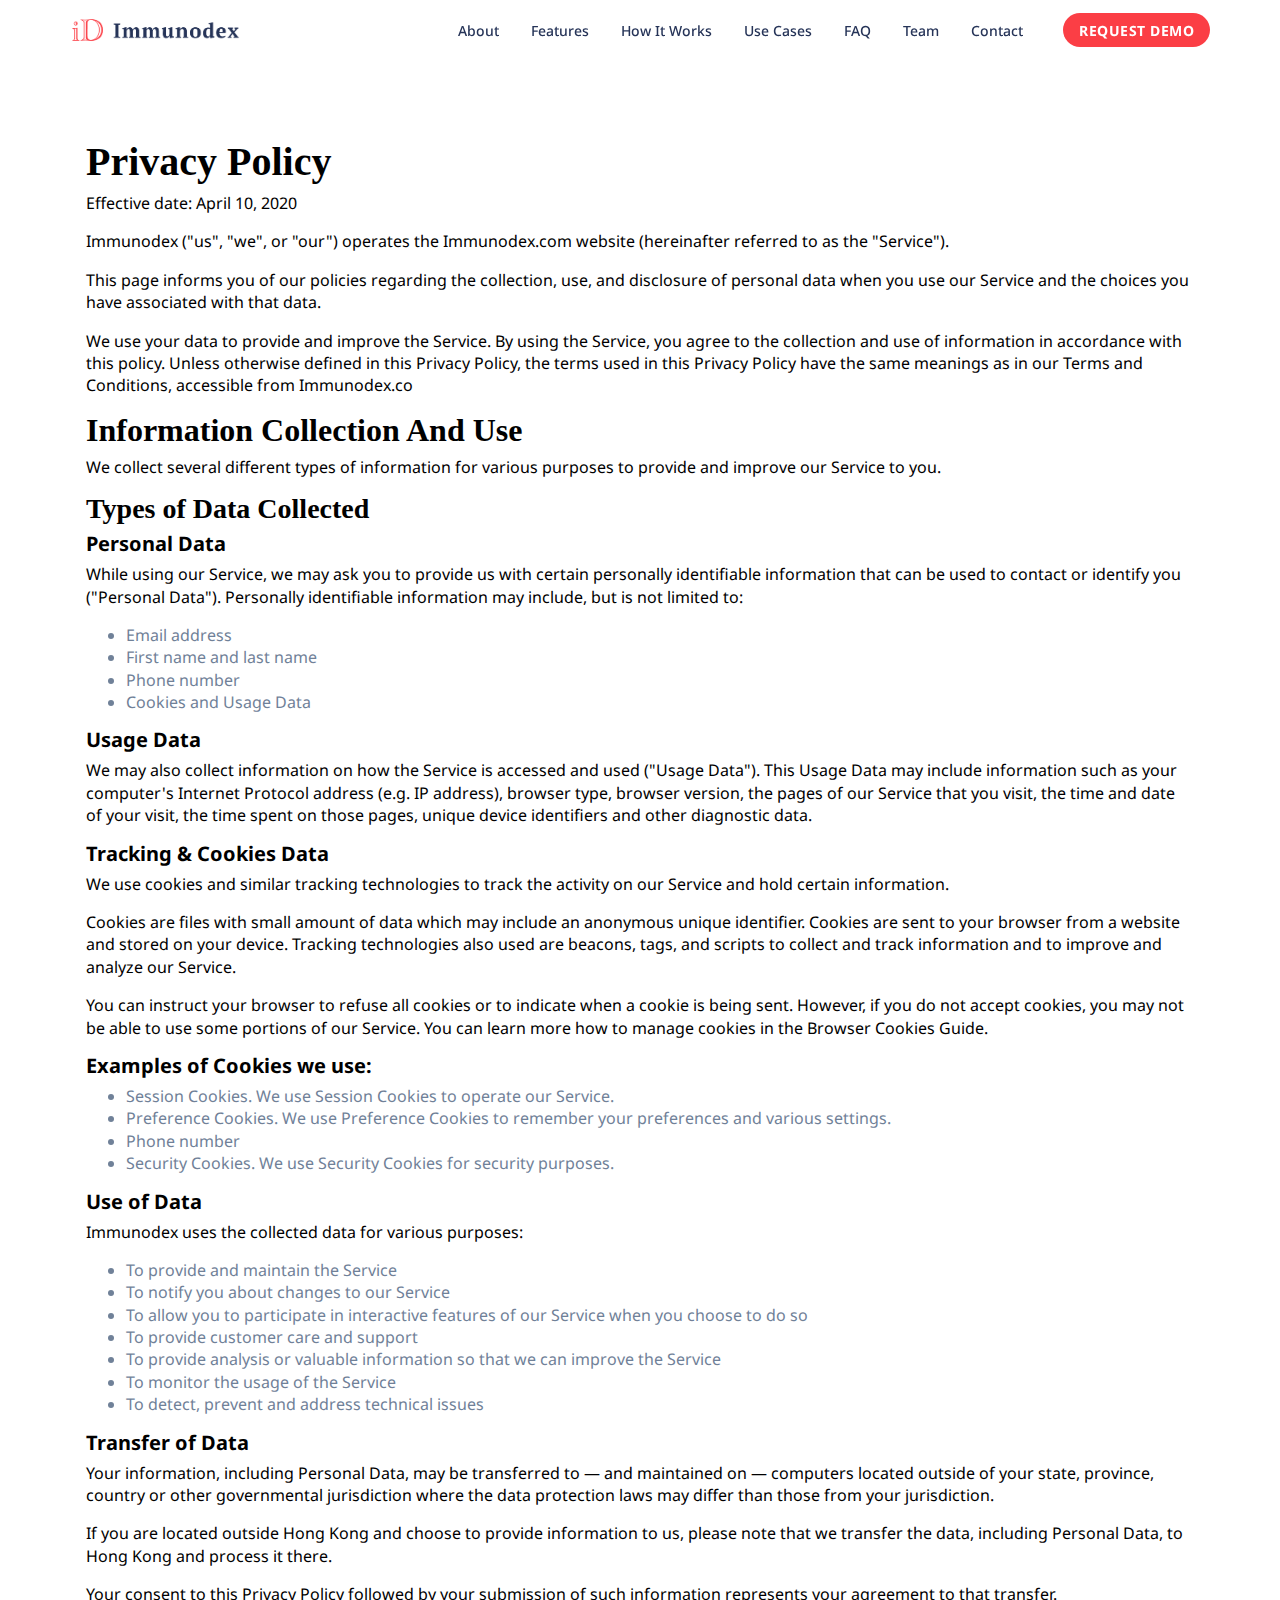
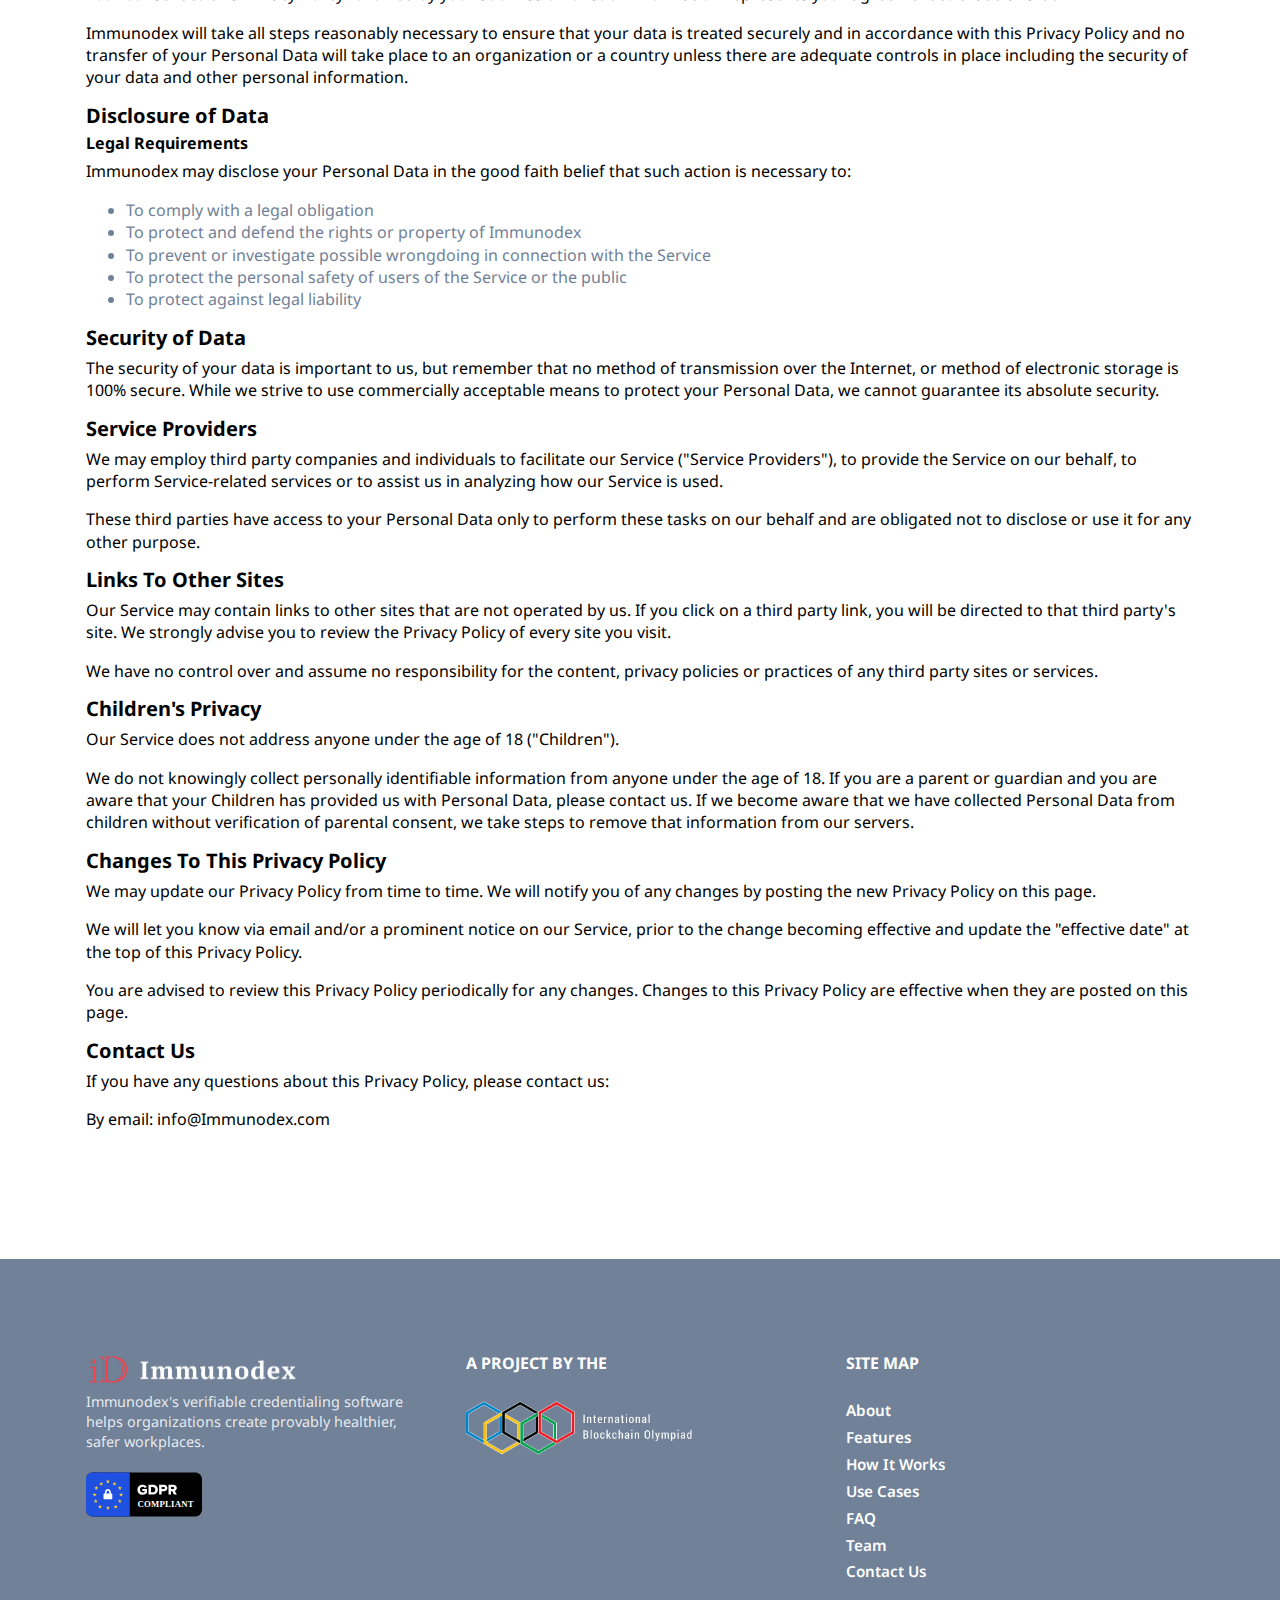
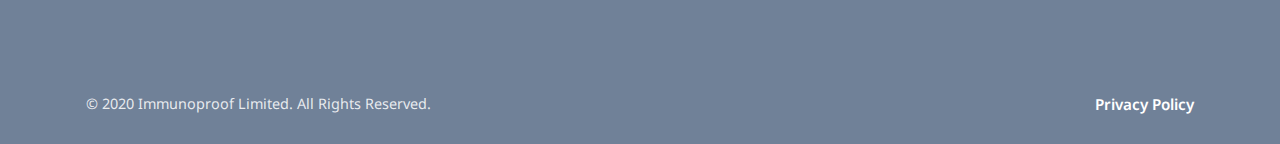
<file: privacyPolicy.html>
<!doctype html>
<html lang="zxx">

<head>
    <!-- Global site tag (gtag.js) - Google Analytics -->
    <script async src="https://www.googletagmanager.com/gtag/js?id=UA-176844392-2"></script>
    <script>
        window.dataLayer = window.dataLayer || [];
        function gtag() { dataLayer.push(arguments); }
        gtag('js', new Date());

        gtag('config', 'UA-176844392-2');
    </script>

    <meta charset="utf-8">
    <meta http-equiv="X-UA-Compatible" content="IE=edge">
    <meta name="viewport" content="width=device-width, initial-scale=1">
    <title>Immunodex Health Verification Certificate - Privacy Policy</title>
    <link rel="icon" type="image/png" href="images/ImmunodexLogos/logo/favicon.jpg">
    <link href="https://fonts.googleapis.com/css?family=Source+Sans+Pro:600,700" rel="stylesheet">
    <link href="https://fonts.googleapis.com/css?family=Open+Sans:600" rel="stylesheet">
    <link rel="stylesheet" href="assets/css/applify.min.css" />
    <link rel="stylesheet" href="assets/css/r.css" />
    <link href="https://fonts.googleapis.com/css?family=Noto+Sans|PT+Serif&display=swap" rel="stylesheet">

    <meta name="description"
        content="Resume business trusting that your staff & customers have a clean bill of health by proving who is healthy or at risk, our technology can help governments, healthcare providers and businesses reduce the risks and manual inefficiencies of resuming operations.">
    <meta name="keywords"
        content="Immunodex, health, covid-19, technology, blockchain, trust, resume business, Passport, Privacy-preserving">
    <meta property="og:title" content="Immunodex - Verifiable Credentials - Health Clearance Checks for COVID-19" />
    <meta property="og:description"
        content="Resume business trusting that your staff & customers have a clean bill of health by proving who is healthy or at risk, our technology can help governments, healthcare providers and businesses reduce the risks and manual inefficiencies of resuming operations." />
    <meta property="og:type" content="website" />
    <meta property="og:image" content="images/meta/ogImage0.jpg" />
    <meta property="og:image:width" content="1200" />
    <meta property="og:image:height" content="630" />

</head>

<body class="ui-transparent-nav" data-fade_in="on-load">

    <!-- Navbar Fixed + Default -->
    <nav class="navbar navbar-fixed-top transparent navbar-light bg-white">
        <div class="container px-md-0">

            <!-- Navbar Logo -->
            <a class="ui-variable-logo navbar-brand" href="index.html" title=" ">
                <!-- Default Logo -->
                <img class="logo-default" src="images/ImmunodexLogos/2x/Artboard25xl.png" data-uhd>
                <!-- Transparent Logo -->
                <img class="logo-transparent" src="images/ImmunodexLogos/2x/Artboard25xl.png" data-uhd>
            </a><!-- .navbar-brand -->

            <!-- Navbar Navigation -->
            <div class="ui-navigation navbar-right">
                <ul class="nav navbar-nav">
                    <!-- Nav Item -->
                    <!-- <li class="dropdown active">
						<a href="#" class="dropdown-toggle" data-toggle="dropdown">
							Home
						</a>
						<ul class="dropdown-menu">
							<li class="dropdown-item">
								<a href="demo-mobile-app-2.html">Mobile App Demo 2</a>
							</li>
							<li class="dropdown-item">
								<a href="demo-saas.html">Saas Demo</a>
							</li>
							<li class="dropdown-item">
								<a href="demo-web-app.html">Web App Demo</a>
							</li>
							<li class="dropdown-item active">
								<a href="demo-hero-slider.html">Slider Hero</a>
							</li>
							<li class="dropdown-item">
								<a href="demo-hero-waves.html">Waves Hero</a>
							</li>
							<li class="dropdown-item">
								<a href="page-coming-soon.html">Coming Soon</a>
							</li>
							<li class="dropdown-item">
								<a href="index.html">All Demos & Pages</a>
							</li>
						</ul>
					</li> -->

                    <!-- Nav Item -->


                    <li class="textUnderline">
                        <a href="index.html#about" class="bodyFont navBarFontWeight titleColor">About</a>
                    </li>

                    <li class="textUnderline">
                        <a href="index.html#features" class="bodyFont  navBarFontWeight titleColor">Features</a>
                    </li>

                    <!-- Nav Item -->
                    <li class="textUnderline">
                        <a href="index.html#how-it-works" class="bodyFont  navBarFontWeight titleColor">How It Works</a>
                    </li>

                    <!-- Nav Item -->
                    <li class="textUnderline">
                        <a href="index.html#use-cases" class="bodyFont navBarFontWeight titleColor useCasesMB"
                            id="useCasesMB" onclick="useCaseHrefChange2()">Use Cases</a>
                    </li>

                    <!-- Nav Item -->
                    <li class="textUnderline">
                        <a href="faq.html" class="bodyFont navBarFontWeight titleColor">FAQ</a>
                    </li>

                    <!-- Nav Item -->
                    <li class="textUnderline">
                        <a href="our-team.html" class="bodyFont navBarFontWeight titleColor">Team</a>
                    </li>

                    <li class="textUnderline">
                        <a href="contactUs.html" class="bodyFont  navBarFontWeight titleColor">Contact</a>
                    </li>
                    <!-- Nav Item -->
                    <!-- <li class="dropdown">
						<a href="#" class="dropdown-toggle" data-toggle="dropdown">
							Blog
						</a>
						<ul class="dropdown-menu">
							<li class="dropdown-item">
								<a href="page-blog-left-sidebar.html">Blog Sidebar Left</a>
							</li>
							<li class="dropdown-item">
								<a href="page-blog-right-sidebar.html">Blog Sidebar Right</a>
							</li>
							<li class="dropdown-item">
								<a href="page-blog-grid.html">Blog Grid</a>
							</li>
							<li class="dropdown-item">
								<a href="page-blog-post-left-sidebar.html">Blog Post Sidebar Left</a>
							</li>
							<li class="dropdown-item">
								<a href="page-blog-post-right-sidebar.html">Blog Post Sidebar Right</a>
							</li>
							<li class="dropdown-item">
								<a href="page-blog-post.html">Blog Post</a>
							</li>
						</ul>
					</li> -->
                </ul>
                <!--.navbar-nav -->
            </div>
            <!--.ui-navigation -->

            <!-- Navbar Button -->
            <a href="./request-for-demo.html" class="btn btn-sm bodyFont getImmunodex navBarFontWeight"><b>REQUEST
                    DEMO</b></a>

            <!-- Navbar Toggle -->
            <a href="#" class="ui-mobile-nav-toggle ui-mobile-nav-toggle2"></a>

        </div><!-- .container -->
    </nav> <!-- nav -->

    <!-- Main Wrapper -->
    <div class="main" role="main">

        <div class="ui-hero hero-sm bg-white hero-svg-layer-2">
            <div class="container">

                <h1 class="headlinesFont headlinesFontColor">Privacy Policy</h1>

                <p class="bodyFontColor bodyFont">Effective date: April 10, 2020</p>

                <p class="bodyFontColor bodyFont">Immunodex ("us", "we", or "our") operates the Immunodex.com website
                    (hereinafter
                    referred to as the
                    "Service").</p>

                <p class="bodyFontColor bodyFont">This page informs you of our policies regarding the collection, use,
                    and
                    disclosure of
                    personal data when you use
                    our Service and the choices you have associated with that data.</p>

                <p class="bodyFontColor bodyFont">We use your data to provide and improve the Service. By using the
                    Service,
                    you agree to
                    the collection and use of
                    information in accordance with this policy. Unless otherwise defined in this Privacy
                    Policy, the terms used in
                    this Privacy Policy have the same meanings as in our Terms and Conditions, accessible
                    from Immunodex.co</p>

                <h2 class="headlinesFont headlinesFontColor">Information Collection And Use</h2>

                <p class=" bodyFontColor bodyFont">We collect several different types of information for various
                    purposes to
                    provide and
                    improve our Service to you.
                </p>

                <h3 class="headlinesFont headlinesFontColor">Types of Data Collected</h3>
                <h5 class="bodyFontColor bodyFont">Personal Data</h5>

                <p class="bodyFontColor bodyFont">While using our Service, we may ask you to provide us with certain
                    personally
                    identifiable information that can
                    be used to contact or identify you ("Personal Data"). Personally identifiable
                    information may include, but is
                    not limited to:</p>

                <ul>
                    <li>Email address</li>
                    <li>First name and last name</li>
                    <li>Phone number</li>
                    <li>Cookies and Usage Data</li>
                </ul>

                <h5 class="bodyFontColor bodyFont">Usage Data</h5>

                <p class="bodyFontColor bodyFont">We may also collect information on how the Service is accessed and
                    used
                    ("Usage
                    Data").
                    This Usage Data may
                    include information such as your computer's Internet Protocol address (e.g. IP
                    address),
                    browser type, browser
                    version, the pages of our Service that you visit, the time and date of your visit,
                    the
                    time spent on those
                    pages, unique device identifiers and other diagnostic data.</p>

                <h5 class="bodyFontColor bodyFont">Tracking & Cookies Data</h5>

                <p class="bodyFontColor bodyFont">We use cookies and similar tracking technologies to track the activity
                    on our
                    Service
                    and
                    hold certain
                    information.</p>

                <p class="bodyFontColor bodyFont">Cookies are files with small amount of data which may include an
                    anonymous
                    unique
                    identifier. Cookies are sent to
                    your browser from a website and stored on your device. Tracking technologies also
                    used
                    are beacons, tags, and
                    scripts to collect and track information and to improve and analyze our Service.</p>

                <p class="bodyFontColor bodyFont">You can instruct your browser to refuse all cookies or to indicate
                    when a
                    cookie is
                    being
                    sent. However, if you
                    do not accept cookies, you may not be able to use some portions of our Service. You
                    can
                    learn more how to manage
                    cookies in the Browser Cookies Guide.</p>

                <h5 class="bodyFontColor bodyFont">Examples of Cookies we use:</h5>

                <ul>
                    <li>Session Cookies. We use Session Cookies to operate our Service.</li>
                    <li>Preference Cookies. We use Preference Cookies to remember your preferences and
                        various settings.</li>
                    <li>Phone number</li>
                    <li>Security Cookies. We use Security Cookies for security purposes.</li>
                </ul>


                <h5 class="bodyFontColor bodyFont">Use of Data</h5>

                <p class="bodyFontColor bodyFont">Immunodex uses the collected data for various purposes:</p>

                <ul>
                    <li>To provide and maintain the Service</li>
                    <li>To notify you about changes to our Service</li>
                    <li>To allow you to participate in interactive features of our Service when you choose
                        to do so</li>
                    <li>To provide customer care and support</li>
                    <li>To provide analysis or valuable information so that we can improve the Service</li>
                    <li>To monitor the usage of the Service</li>
                    <li>To detect, prevent and address technical issues</li>
                </ul>


                <h5 class="bodyFontColor bodyFont">Transfer of Data</h5>
                <p class="bodyFontColor bodyFont">Your information, including Personal Data, may be transferred to — and
                    maintained on — computers located outside of your state, province, country or other
                    governmental jurisdiction where the data protection laws may differ than those from your
                    jurisdiction.</p>
                <p class="bodyFontColor bodyFont">If you are located outside Hong Kong and choose to provide information
                    to us,
                    please note that we transfer the data, including Personal Data, to Hong Kong and process
                    it there.</p>
                <p class="bodyFontColor bodyFont">Your consent to this Privacy Policy followed by your submission of
                    such
                    information represents your agreement to that transfer.</p>
                <p class="bodyFontColor bodyFont">Immunodex will take all steps reasonably necessary to ensure that your
                    data
                    is treated securely and in accordance with this Privacy Policy and no transfer of your
                    Personal Data will take place to an organization or a country unless there are adequate
                    controls in place including the security of your data and other personal information.
                </p>

                <h5 class="bodyFontColor bodyFont">Disclosure of Data</h5>
                <h6 class="bodyFontColor bodyFont">Legal Requirements</h6>

                <p class="bodyFontColor bodyFont">Immunodex may disclose your Personal Data in the good faith belief
                    that
                    such action is necessary to:</p>
                <ul>
                    <li>To comply with a legal obligation</li>
                    <li>To protect and defend the rights or property of Immunodex</li>
                    <li>To prevent or investigate possible wrongdoing in connection with the Service</li>
                    <li>To protect the personal safety of users of the Service or the public</li>
                    <li>To protect against legal liability</li>
                </ul>

                <h5 class="bodyFontColor bodyFont">Security of Data</h5>
                <p class="bodyFontColor bodyFont">The security of your data is important to us, but remember that no
                    method of
                    transmission over the Internet, or method of electronic storage is 100% secure. While we
                    strive to use commercially acceptable means to protect your Personal Data, we cannot
                    guarantee its absolute security.</p>


                <h5 class="bodyFontColor bodyFont">Service Providers</h5>
                <p class="bodyFontColor bodyFont">We may employ third party companies and individuals to facilitate our
                    Service
                    ("Service Providers"), to provide the Service on our behalf, to perform Service-related
                    services or to assist us in analyzing how our Service is used.</p>
                <p class="bodyFontColor bodyFont">These third parties have access to your Personal Data only to perform
                    these
                    tasks on our behalf and are obligated not to disclose or use it for any other purpose.
                </p>

                <h5 class="bodyFontColor bodyFont">Links To Other Sites</h5>
                <p class="bodyFontColor bodyFont">Our Service may contain links to other sites that are not operated by
                    us. If
                    you click on a third party link, you will be directed to that third party's site. We
                    strongly advise you to review the Privacy Policy of every site you visit.</p>
                <p class="bodyFontColor bodyFont">We have no control over and assume no responsibility for the content,
                    privacy
                    policies or practices of any third party sites or services.</p>


                <h5 class="bodyFontColor bodyFont">Children's Privacy</h5>
                <p class="bodyFontColor bodyFont">Our Service does not address anyone under the age of 18 ("Children").
                </p>
                <p class="bodyFontColor bodyFont">We do not knowingly collect personally identifiable information from
                    anyone
                    under the age of 18. If you are a parent or guardian and you are aware that your
                    Children has provided us with Personal Data, please contact us. If we become aware that
                    we have collected Personal Data from children without verification of parental consent,
                    we take steps to remove that information from our servers.</p>

                <h5 class="bodyFontColor bodyFont">Changes To This Privacy Policy</h5>
                <p class="bodyFontColor bodyFont">We may update our Privacy Policy from time to time. We will notify you
                    of any
                    changes by posting the new Privacy Policy on this page.</p>
                <p class="bodyFontColor bodyFont">We will let you know via email and/or a prominent notice on our
                    Service,
                    prior to the change becoming effective and update the "effective date" at the top of
                    this Privacy Policy.</p>
                <p class="bodyFontColor bodyFont">You are advised to review this Privacy Policy periodically for any
                    changes.
                    Changes to this Privacy Policy are effective when they are posted on this page.</p>

                <h5 class="bodyFontColor bodyFont">Contact Us</h5>
                <p class="bodyFontColor bodyFont">If you have any questions about this Privacy Policy, please contact
                    us:</p>
                <p class="bodyFontColor bodyFont">By email: info@Immunodex.com</p>

            </div><!-- .container -->
        </div><!-- .hero -->


        <footer class="ui-footer bg-indigo" style="background-color: #708198;">
            <div class="container pt-6 pb-6 pb-sm-0-roman sectionBottom">
                <div class="row">
                    <div class="col-md-4 col-sm-12 footer-about footer-col center-on-sm">
                        <img class="logo-transparent" src="images/ImmunodexLogos/2x/no_margin.png"
                            style="width: 210.5px;height: 30.75px;">
                        <p class="mt-1 bodyFont">
                            Immunodex's verifiable credentialing software helps organizations create provably healthier,
                            safer workplaces.
                        </p>
                        <div class="row">
                            <div class="col-sm-12 col-md-4">
                                <img src="images/gdpr/GDPR compliant - GDPR Copy 13.svg"
                                    style=" width: 116px; height: 53px;">
                            </div>
                            <!--
                                <div class="col-sm-6">
                                    <img src="images/gdpr/GDPR compliant - GDPR Copy 14.svg">
                                </div> -->
                        </div>

                    </div>
                    <div class="col-md-4 col-sm-12 sectionToCenter footer-col center-on-sm">
                        <h6 class="heading footer-heading bodyFont">A Project by the</h6>
                        <a href="https://www.ibcol.org/" target="_blank"><img class="logo-transparent" src="images/ImmunodexLogos/logo/ibcol_white_no_margin.png"
                        style="width:227px;height:55px"></a>
                    </div>

                    <div class="col-md-4 col-sm-12 footer-col sectionToCenter center-on-sm">
                        <h6 class="heading footer-heading bodyFont">Site Map</h6>
                        <ul class="footer-nav">
                            <li>
                                <a href="index.html#about" class="bodyFont">About</a>
                            </li>
                            <li>
                                <a href="index.html#features" class="bodyFont">Features</a>
                            </li>
                            <li>
                                <a href="index.html#how-it-works" class="bodyFont">How It Works</a>
                            </li>
                            <li>
                                <a href="index.html#use-cases" class="bodyFont" id="useCasesMB2"
                                    onclick="useCaseHrefChange3()">Use
                                    Cases</a>
                            </li>
                            <li>
                                <a href="faq.html" class="bodyFont">FAQ</a>
                            </li>
                            <li>
                                <a href="our-team.html" class="bodyFont">Team</a>
                            </li>
                            <li style="display:none">
                                <a href="./pdf/Immunodex Verifiable Immunity Passport Press Release.pdf" target="_blank"
                                    download class="bodyFont">Press Release</a>
                            </li>
                            <li>
                                <a href="./contactUs.html" class="bodyFont">Contact Us</a>
                            </li>
                        </ul>
                    </div>


                </div><!-- .row -->
            </div><!-- .container -->



            <!-- Footer Copyright -->
            <div class="footer-copyright bg-gray pt-0 pb-6">
                <div class="container">
                    <div class="row">
                        <!-- Copyright -->
                        <div class="col-sm-6 center-on-sm">
                            <p>
                                © 2020 Immunoproof Limited. All Rights Reserved.
                            </p>
                        </div>
                        <!-- Social Icons -->
                        <div class="col-sm-6 text-right">
                            <ul class="footer-nav">
                                <li>
                                    <a class="bodyFont" href="privacyPolicy.html">
                                        Privacy Policy
                                    </a>
                                </li>
                                <!-- <li>
									<a href="privacyPolicy.html" style="  font-family: Noto Sans">
										Terms of Use
									</a>
								</li> -->
                            </ul>
                        </div>
                    </div>
                </div><!-- .container -->
            </div><!-- .footer-copyright -->
        </footer>


        <!-- <div id="cookieConsent">
			<div id="closeCookieConsent"></div>
			gdpr bar. <a href="privacyPolicy.html" target="_blank">More info</a>. <a class="cookieConsentOK">That's
				Fine</a>
		</div> -->




    </div><!-- .main -->

    <!-- Scripts -->
    <script src="http://ajax.googleapis.com/ajax/libs/jquery/1.9.1/jquery.min.js"></script>

    <script>
        $(document).ready(function () {
            setTimeout(function () {
                $("#cookieConsent").fadeIn(0);
            }, 4000);
            $("#closeCookieConsent, .cookieConsentOK").click(function () {
                $("#cookieConsent").fadeOut(200);
            });
        });
    </script>
    <script src="assets/js/libs/jquery/jquery-3.2.1.min.js"></script>
    <script src="assets/js/libs/slider-pro/jquery.sliderPro.min.js"></script>
    <script src="assets/js/libs/owl.carousel/owl.carousel.min.js"></script>
    <script src="assets/js/libs/form-validator/form-validator.min.js"></script>
    <script src="assets/js/useCasesAnchorControl.js"></script>
    <script src="assets/js/libs/bootstrap.js"></script>
    <script src="assets/js/applify/build/applify.js"></script>


</body>

</html>
</file>
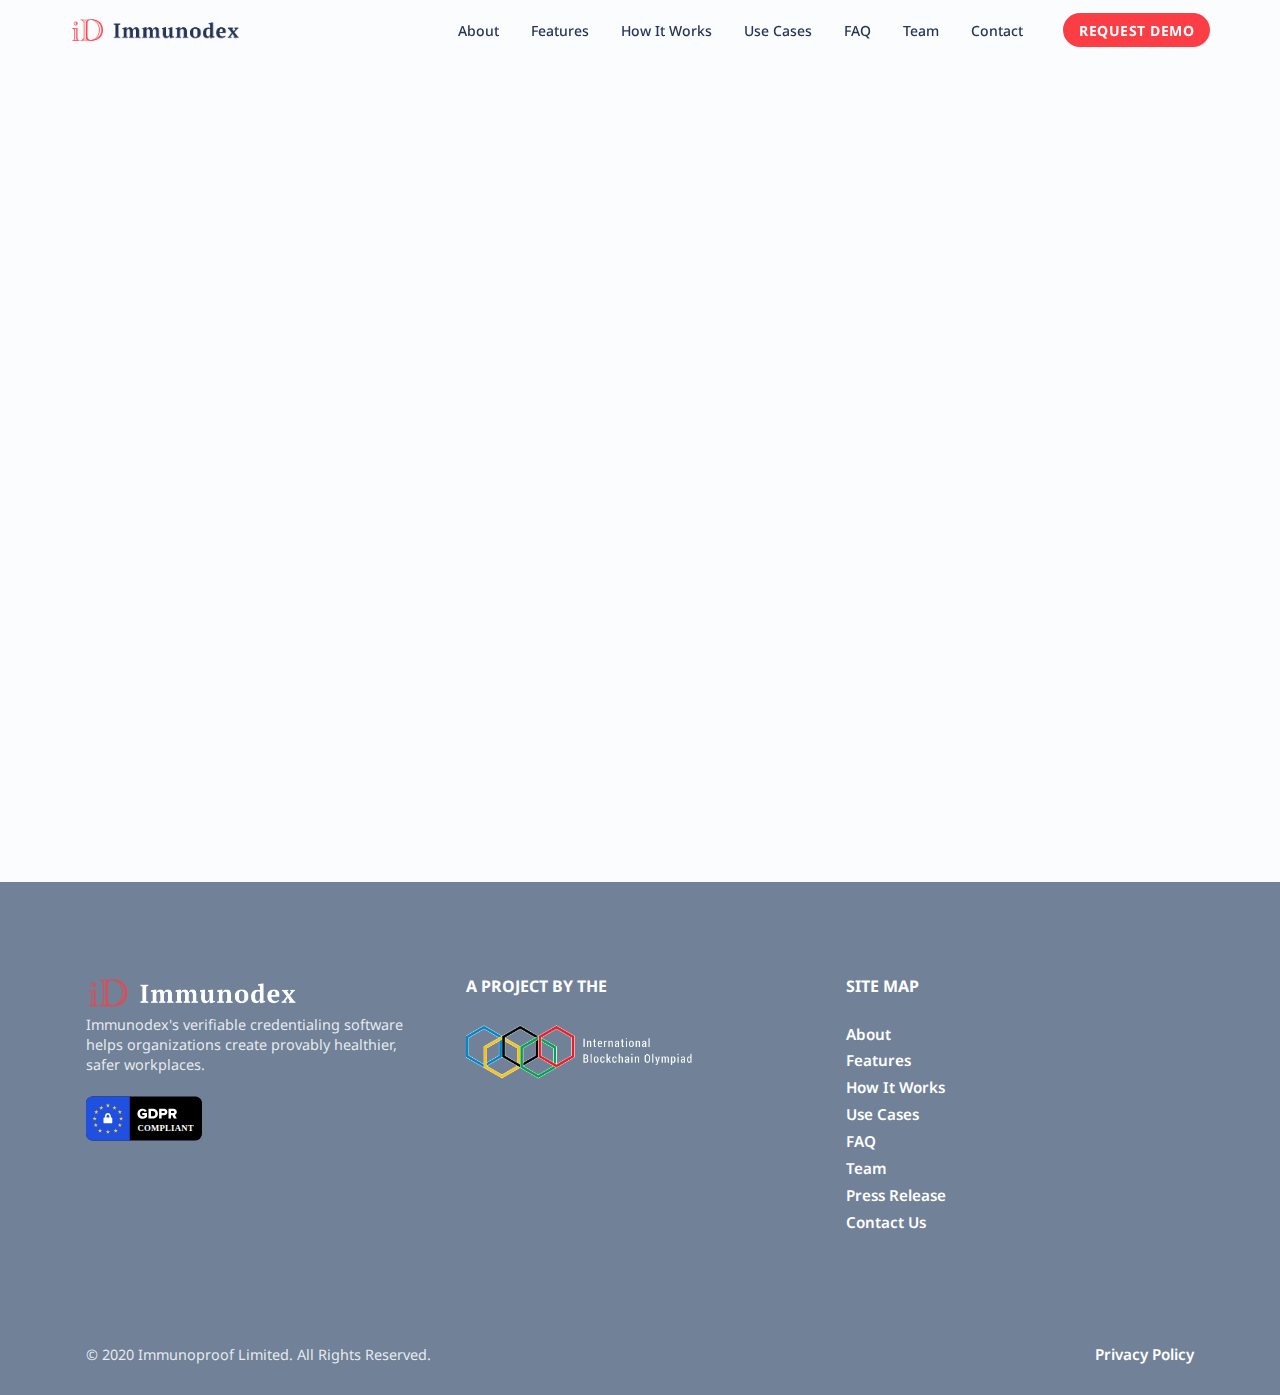
<file: request-for-demo.html>
<!doctype html>
<html lang="zxx">

<head>
    <!-- Global site tag (gtag.js) - Google Analytics -->
    <script async src="https://www.googletagmanager.com/gtag/js?id=UA-176844392-2"></script>
    <script>
        window.dataLayer = window.dataLayer || [];
        function gtag() { dataLayer.push(arguments); }
        gtag('js', new Date());

        gtag('config', 'UA-176844392-2');
    </script>

    <meta charset="utf-8">
    <meta http-equiv="X-UA-Compatible" content="IE=edge">
    <meta name="viewport" content="width=device-width, initial-scale=1">
    <title>Immunodex - Request Demo for Digital Health Certificate</title>
    <link rel="icon" type="image/png" href="images/ImmunodexLogos/logo/favicon.jpg">
    <link href="https://fonts.googleapis.com/css?family=Source+Sans+Pro:600,700" rel="stylesheet">
    <link href="https://fonts.googleapis.com/css?family=Open+Sans:600" rel="stylesheet">
    <link rel="stylesheet" href="assets/css/applify.min.css" />
    <link rel="stylesheet" href="assets/css/r.css" />
    <link href="https://fonts.googleapis.com/css?family=Noto+Sans|PT+Serif&display=swap" rel="stylesheet">

    <meta name="description"
        content="Resume business trusting that your staff & customers have a clean bill of health by proving who is healthy or at risk, our technology can help governments, healthcare providers and businesses reduce the risks and manual inefficiencies of resuming operations.">
    <meta name="keywords"
        content="Immunodex, health, covid-19, technology, blockchain, trust, resume business, Passport, Privacy-preserving">
    <meta property="og:title" content="Immunodex - Verifiable Credentials - Health Clearance Checks for COVID-19" />
    <meta property="og:description"
        content="Resume business trusting that your staff & customers have a clean bill of health by proving who is healthy or at risk, our technology can help governments, healthcare providers and businesses reduce the risks and manual inefficiencies of resuming operations." />
    <meta property="og:type" content="website" />
    <meta property="og:image" content="images/meta/ogImage0.jpg" />
    <meta property="og:image:width" content="1200" />
    <meta property="og:image:height" content="630" />

</head>

<body class="ui-transparent-nav" data-fade_in="on-load">

    <!-- Navbar Fixed + Default -->
    <nav class="navbar navbar-fixed-top transparent navbar-light bg-white">
        <div class="container px-md-0">

            <!-- Navbar Logo -->
            <a class="ui-variable-logo navbar-brand" href="index.html" title=" ">
                <!-- Default Logo -->
                <img class="logo-default" src="images/ImmunodexLogos/2x/Artboard25xl.png" data-uhd>
                <!-- Transparent Logo -->
                <img class="logo-transparent" src="images/ImmunodexLogos/2x/Artboard25xl.png" data-uhd>
            </a><!-- .navbar-brand -->

            <!-- Navbar Navigation -->
            <div class="ui-navigation navbar-right">
                <ul class="nav navbar-nav">
                    <!-- Nav Item -->
                    <!-- <li class="dropdown active">
						<a href="#" class="dropdown-toggle" data-toggle="dropdown">
							Home
						</a>
						<ul class="dropdown-menu">
							<li class="dropdown-item">
								<a href="demo-mobile-app-2.html">Mobile App Demo 2</a>
							</li>
							<li class="dropdown-item">
								<a href="demo-saas.html">Saas Demo</a>
							</li>
							<li class="dropdown-item">
								<a href="demo-web-app.html">Web App Demo</a>
							</li>
							<li class="dropdown-item active">
								<a href="demo-hero-slider.html">Slider Hero</a>
							</li>
							<li class="dropdown-item">
								<a href="demo-hero-waves.html">Waves Hero</a>
							</li>
							<li class="dropdown-item">
								<a href="page-coming-soon.html">Coming Soon</a>
							</li>
							<li class="dropdown-item">
								<a href="index.html">All Demos & Pages</a>
							</li>
						</ul>
					</li> -->

                    <!-- Nav Item -->


                    <li class="textUnderline">
                        <a href="index.html#about" class="bodyFont navBarFontWeight titleColor">About</a>
                    </li>

                    <li class="textUnderline">
                        <a href="index.html#features" class="bodyFont  navBarFontWeight titleColor">Features</a>
                    </li>

                    <!-- Nav Item -->
                    <li class="textUnderline">
                        <a href="index.html#how-it-works" class="bodyFont  navBarFontWeight titleColor">How It Works</a>
                    </li>

                    <!-- Nav Item -->
                    <li class="textUnderline">
                        <a href="index.html#use-cases" class="bodyFont navBarFontWeight titleColor" id="useCasesMB"
                            onclick="useCaseHrefChange2()">Use Cases</a>
                    </li>

                    <!-- Nav Item -->
                    <li class="textUnderline">
                        <a href="faq.html" class="bodyFont navBarFontWeight titleColor">FAQ</a>
                    </li>

                    <!-- Nav Item -->
                    <li class="textUnderline">
                        <a href="our-team.html" class="bodyFont navBarFontWeight titleColor">Team</a>
                    </li>

                    <li class="textUnderline">
                        <a href="contactUs.html" class="bodyFont  navBarFontWeight titleColor">Contact</a>
                    </li>
                    <!-- Nav Item -->
                    <!-- <li class="dropdown">
						<a href="#" class="dropdown-toggle" data-toggle="dropdown">
							Blog
						</a>
						<ul class="dropdown-menu">
							<li class="dropdown-item">
								<a href="page-blog-left-sidebar.html">Blog Sidebar Left</a>
							</li>
							<li class="dropdown-item">
								<a href="page-blog-right-sidebar.html">Blog Sidebar Right</a>
							</li>
							<li class="dropdown-item">
								<a href="page-blog-grid.html">Blog Grid</a>
							</li>
							<li class="dropdown-item">
								<a href="page-blog-post-left-sidebar.html">Blog Post Sidebar Left</a>
							</li>
							<li class="dropdown-item">
								<a href="page-blog-post-right-sidebar.html">Blog Post Sidebar Right</a>
							</li>
							<li class="dropdown-item">
								<a href="page-blog-post.html">Blog Post</a>
							</li>
						</ul>
					</li> -->
                </ul>
                <!--.navbar-nav -->
            </div>
            <!--.ui-navigation -->

            <!-- Navbar Button -->
            <a href="./request-for-demo.html" class="btn btn-sm bodyFont getImmunodex navBarFontWeight"><b>REQUEST
                    DEMO</b></a>

            <!-- Navbar Toggle -->
            <a href="#" class="ui-mobile-nav-toggle ui-mobile-nav-toggle2"></a>

        </div><!-- .container -->
    </nav> <!-- nav -->

    <!-- Main Wrapper -->
    <div class="main" role="main">

        <div class="ui-hero hero-sm bg-white hero-svg-layer-2" style="background-color: #FBFCFD !important;">
            <div class="container">
                <!-- Calendly inline widget begin -->
                <div class="calendly-inline-widget"
                    data-url="https://calendly.com/chloe-immunodex/15min?primary_color=fb3e45"
                    style="min-width:320px;height:630px;"></div>
                <script type="text/javascript" src="https://assets.calendly.com/assets/external/widget.js"></script>
                <!-- Calendly inline widget end -->
            </div>
        </div><!-- .hero -->


        <footer class="ui-footer bg-indigo" style="background-color: #708198;">
            <div class="container pt-6 pb-6 pb-sm-0-roman sectionBottom">
                <div class="row">
                    <div class="col-md-4 col-sm-12 footer-about footer-col center-on-sm">
                        <img class="logo-transparent" src="images/ImmunodexLogos/2x/no_margin.png"
                            style="width: 210.5px;height: 30.75px;">
                        <p class="mt-1 bodyFont">
                            Immunodex's verifiable credentialing software helps organizations create provably healthier,
                            safer workplaces.
                        </p>
                        <div class="row">
                            <div class="col-sm-12 col-md-4">
                                <img src="images/gdpr/GDPR compliant - GDPR Copy 13.svg"
                                    style=" width: 116px; height: 53px;">
                            </div>
                            <!--
                                <div class="col-sm-6">
                                    <img src="images/gdpr/GDPR compliant - GDPR Copy 14.svg">
                                </div> -->
                        </div>

                    </div>
                    <div class="col-md-4 col-sm-12 sectionToCenter footer-col center-on-sm">
                        <h6 class="heading footer-heading bodyFont">A Project by the</h6>
                        <a href="https://www.ibcol.org/" target="_blank"><img class="logo-transparent" src="images/ImmunodexLogos/logo/ibcol_white_no_margin.png"
                        style="width:227px;height:55px"></a>
                    </div>

                    <div class="col-md-4 col-sm-12 footer-col sectionToCenter center-on-sm">
                        <h6 class="heading footer-heading bodyFont">Site Map</h6>
                        <ul class="footer-nav">
                            <li>
                                <a href="index.html#about" class="bodyFont">About</a>
                            </li>
                            <li>
                                <a href="index.html#features" class="bodyFont">Features</a>
                            </li>
                            <li>
                                <a href="index.html#how-it-works" class="bodyFont">How It Works</a>
                            </li>
                            <li>
                                <a href="index.html#use-cases" class="bodyFont" id="useCasesMB2"
                                    onclick="useCaseHrefChange3()">Use
                                    Cases</a>
                            </li>
                            <li>
                                <a href="faq.html" class="bodyFont">FAQ</a>
                            </li>
                            <li>
                                <a href="our-team.html" class="bodyFont">Team</a>
                            </li>
                            <li>
                                <a href="https://hkmb.hktdc.com/en/1X0AKPKD/venture-hong-kong/Blockchain-solution-to-border-barriers"
                                    target="_blank" download class="bodyFont">Press Release</a>
                            </li>
                            <li>
                                <a href="./contactUs.html" class="bodyFont">Contact Us</a>
                            </li>
                        </ul>
                    </div>


                </div><!-- .row -->
            </div><!-- .container -->



            <!-- Footer Copyright -->
            <div class="footer-copyright bg-gray pt-0 pb-6">
                <div class="container">
                    <div class="row">
                        <!-- Copyright -->
                        <div class="col-sm-6 center-on-sm">
                            <p>
                                © 2020 Immunoproof Limited. All Rights Reserved.
                            </p>
                        </div>
                        <!-- Social Icons -->
                        <div class="col-sm-6 text-right">
                            <ul class="footer-nav">
                                <li>
                                    <a class="bodyFont" href="privacyPolicy.html">
                                        Privacy Policy
                                    </a>
                                </li>
                                <!-- <li>
									<a href="privacyPolicy.html" style="  font-family: Noto Sans">
										Terms of Use
									</a>
								</li> -->
                            </ul>
                        </div>
                    </div>
                </div><!-- .container -->
            </div><!-- .footer-copyright -->
        </footer>


        <!-- <div id="cookieConsent">
			<div id="closeCookieConsent"></div>
			gdpr bar. <a href="privacyPolicy.html" target="_blank">More info</a>. <a class="cookieConsentOK">That's
				Fine</a>
		</div> -->




    </div><!-- .main -->

    <!-- Scripts -->
    <script src="http://ajax.googleapis.com/ajax/libs/jquery/1.9.1/jquery.min.js"></script>

    <script>
        $(document).ready(function () {
            setTimeout(function () {
                $("#cookieConsent").fadeIn(0);
            }, 4000);
            $("#closeCookieConsent, .cookieConsentOK").click(function () {
                $("#cookieConsent").fadeOut(200);
            });
        });
    </script>
    <script src="assets/js/libs/jquery/jquery-3.2.1.min.js"></script>
    <script src="assets/js/libs/slider-pro/jquery.sliderPro.min.js"></script>
    <script src="assets/js/libs/owl.carousel/owl.carousel.min.js"></script>
    <script src="assets/js/libs/form-validator/form-validator.min.js"></script>
    <script src="assets/js/useCasesAnchorControl.js"></script>
    <script src="assets/js/libs/bootstrap.js"></script>
    <script src="assets/js/applify/build/applify.js"></script>
    <script src="http://ajax.googleapis.com/ajax/libs/jquery/1.7.1/jquery.min.js" type="text/javascript"></script>


</body>

</html>
</file>
<file: assets/css/r.css>
.bodyFont {
  font-family: 'Noto Sans', sans-serif;
}

.centre {
  text-align: center;
}

.textBlack {
  color: black !important;
}

.bodyFont.bodyFontColor {
  color: black;
}

.headlinesFont {
  font-family: 'Lora', serif;
}

.headlinesFont.headlinesFontColor {
  color: black;
}

.featuresImages {
  /* padding-bottom: 8px; */
  padding-top: 24px;
}

.titleColor {
  color: #263458 !important;
}

.navBarFontWeight {
  font-size: 14px !important;
  font-weight: 500 !important;
}

.getImmunodex {
  background-color: #FB3E45;
  color: white;
}

a:hover,
.getImmunodex:hover {
  color: #263458;
}

a:hover,
.navyBlueHover:hover {
  color: #263458;
}

.text-red {
  color: #252F79;
  font-weight:1000;
}

.text-orange {
  color: #fc5404;
  /* font-weight:1000; */
}

.heroBg {
  background-image: url(images/contactUsImg.jpg);
  background-repeat: no-repeat;
}




/* @media screen and (min-width: 1440px) {
  .col1st {
    padding-top: 25px;
  }
  .col2nd {
    padding-top: 25px;
  }
  .col3rt {

  }
  .col4th {
    padding-top: 50px;
  }
} */

.textUnderline:hover {
  text-decoration: underline;
}

.ui-checklist li .liTop0::before {
  content: '\f058';
  font-family: 'FontAwesome';
  position: absolute;
  left: 0;
  color: white;
  top: 20%;
  line-height: 1;
  margin-top: -0.5rem;
  font-size: 1.2rem;
}

.ui-checklist li .liTop1::before {
  content: '\f058';
  font-family: 'FontAwesome';
  position: absolute;
  left: 0;
  color: white;
  top: 25%;
  line-height: 1;
  margin-top: -0.5rem;
  font-size: 1.2rem;
}

.ui-checklist li .liTop2::before {
  content: '\f058';
  font-family: 'FontAwesome';
  position: absolute;
  left: 0;
  color: white;
  top: 45%;
  line-height: 1;
  margin-top: -0.5rem;
  font-size: 1.2rem;
}

/* .verCentre {
  display: flex;
  align-items: center;
} */

.justify {
  text-align: justify !important;
}


.left {
  text-align: left !important;
}



@media screen and (max-width: 767px) {
  .media990 {
    margin-left: 0px;
  }
}

@media screen and (min-width: 900px) {
  .imgPosition {
    margin-top: 100px;
    text-align: center;
  }

  .imgWidth {
    width: 440px;
  }

}



@media screen and (max-width: 990px) {
  .media990 {
    margin-left: 46px;
  }

  /* .aboutColSetting2 {
    font-size: 14px;
  } */
}




@media screen and (min-width: 1440px) {
  .col1st {
    padding-top: 25px;
  }

  .col2nd {
    padding-top: 25px;
  }

  .col3rt {}

  .col4th {
    padding-top: 55px;
  }
}

/* iphone se */
@media only screen and (device-width : 320px) and (device-height : 568px) {
  .aboutColSettingText {
    flex: 0 0 100%;
    max-width: 100%;
  }

  .aboutColSettingImg {
    flex: 0 0 100%;
    max-width: 100%;
  }

  .aboutImgSetting {
    width: 100%;
  }


}

/* iphone 8 */
@media only screen and (device-width : 375px) and (device-height : 667px) and (-webkit-device-pixel-ratio : 2) {
  .featuresImages {
    /* padding-bottom: 16px;
    padding-top: 16px; */
  }

  .sectionToCenter {
    text-align: center;
    flex: 0 0 100%;
    max-width: 100%;
  }

  .sectionBottom {
    padding-bottom: 0rem;
  }

  .aboutColSettingText {
    flex: 0 0 100%;
    max-width: 100%;
  }

  .aboutColSettingImg {
    flex: 0 0 100%;
    max-width: 100%;
  }

  .aboutColSetting2 {
    font-size: 12px;
    color: white;
  }

  .aboutImgSetting {
    width: 100%;
  }

}

/* iphnoe x */
@media only screen and (device-width : 375px) and (device-height : 812px) and (-webkit-device-pixel-ratio : 3) {
  .featuresImages {
    /* padding-bottom: 16px;
    padding-top: 16px; */
  }

  .sectionToCenter {
    text-align: center;
    flex: 0 0 100%;
    max-width: 100%;
  }

  .sectionBottom {
    padding-bottom: 0rem;
  }

  .imgPosition {
    margin-top: 0px;
  }

  .aboutImgSetting {
    width: 100%;
  }

  .aboutColSettingText {
    flex: 0 0 80%;
    max-width: 100%;
  }

  .aboutColSettingImg {
    flex: 0 0 100%;
    max-width: 100%;
  }

  .aboutColSetting2 {
    font-size: 12px;
    color: white;
  }

}

/* iphone 8+ */
@media only screen and (device-width : 414px) and (device-height : 736px) and (-webkit-device-pixel-ratio : 3) {
  .featuresImages {
    /* padding-bottom: 16px;
    padding-top: 16px; */
  }

  .sectionToCenter {
    text-align: center;
    flex: 0 0 100%;
    max-width: 100%;
  }

  .sectionBottom {
    padding-bottom: 0rem;
  }

  .aboutColSettingText {
    flex: 0 0 100%;
    max-width: 100%;
  }

  .aboutColSettingImg {
    flex: 0 0 100%;
    max-width: 100%;
  }


  .aboutColSetting2 {
    font-size: 12px;
    color: white;
  }

  .aboutImgSetting {
    width: 100%;
    /* height: 100%; */
  }

}

/*Cookie Consent Begin*/
#cookieConsent {
  background-color: rgba(20, 20, 20, 0.8);
  min-height: 26px;
  font-size: 14px;
  color: #ccc;
  line-height: 26px;
  padding: 8px 0 8px 30px;
  font-family: "Trebuchet MS", Helvetica, sans-serif;
  position: fixed;
  bottom: 0;
  left: 0;
  right: 0;
  display: none;
  z-index: 9999;
}

#cookieConsent a {
  color: #4B8EE7;
  text-decoration: none;
}

#closeCookieConsent {
  float: right;
  display: inline-block;
  cursor: pointer;
  height: 20px;
  width: 20px;
  margin: -15px 0 0 0;
  font-weight: bold;
}

#closeCookieConsent:hover {
  color: #FFF;
}

#cookieConsent a.cookieConsentOK {
  background-color: #F1D600;
  color: #000;
  display: inline-block;
  border-radius: 5px;
  padding: 0 20px;
  cursor: pointer;
  float: right;
  margin: 0 60px 0 10px;
}

#cookieConsent a.cookieConsentOK:hover {
  background-color: #E0C91F;
}

/*Cookie Consent End*/



/* contact page */
.submitBtnStyle {
  background-color: #FB3E45;
  color: #fff;
}

/* .contactUsBgImg {
  display: block;
  content: '';
  opacity: 0.9;

  background: linear-gradient(45deg, #f7f7f7 0%, #d5d7f1 100%);
} */


.aboutColSettingText {
  padding: 0px;
}


.aboutColSettingImg {
  padding: 0px;
}

/* .aboutImgSetting {
  width: 100%;
} */


.aboutColSetting2 {
  /* font-size: 1.3vw; */
  color: white;
}

.aboutColSetting3 {
  /* padding-left: 5%;
  padding-right: 5%; */
  padding: 5%;
  margin: auto;

  /* margin-left: 20%;
  margin-right: 20%; */
}

@media screen and (min-width: 768px) {
  .aboutImgSetting {
    width: 100%;
    height: 100%;
  }

  .aboutColSettingText {
    flex: 0 0 50%;
    max-width: 50%;
  }

  .aboutColSettingImg {
    flex: 0 0 50%;
    max-width: 50%;
  }
}



@media screen and (max-width: 411px) {
  .aboutImgSetting {
    width: 100%;
    /* height: 100%; */
  }

  .aboutColSettingText {
    flex: 0 0 100%;
    max-width: 100%;
  }

  .aboutColSettingImg {
    flex: 0 0 100%;
    max-width: 100%;
  }
}


@media only screen and (device-width : 1024px) {

  .aboutImgSetting {
    width: 100%;
    height: 100%;
  }


}


@media screen and (max-width: 768px) {
  .aboutImgSetting {
    width: 100%;
    /* height: 100%; */
  }

  .aboutColSettingText {
    flex: 0 0 100%;
    max-width: 100%;
  }

  .aboutColSettingImg {
    flex: 0 0 100%;
    max-width: 100%;
  }
}


@media screen and (max-width: 767px) {
  .pb-sm-0-roman {
      padding-bottom: 0px !important;
  }
}
</file>
